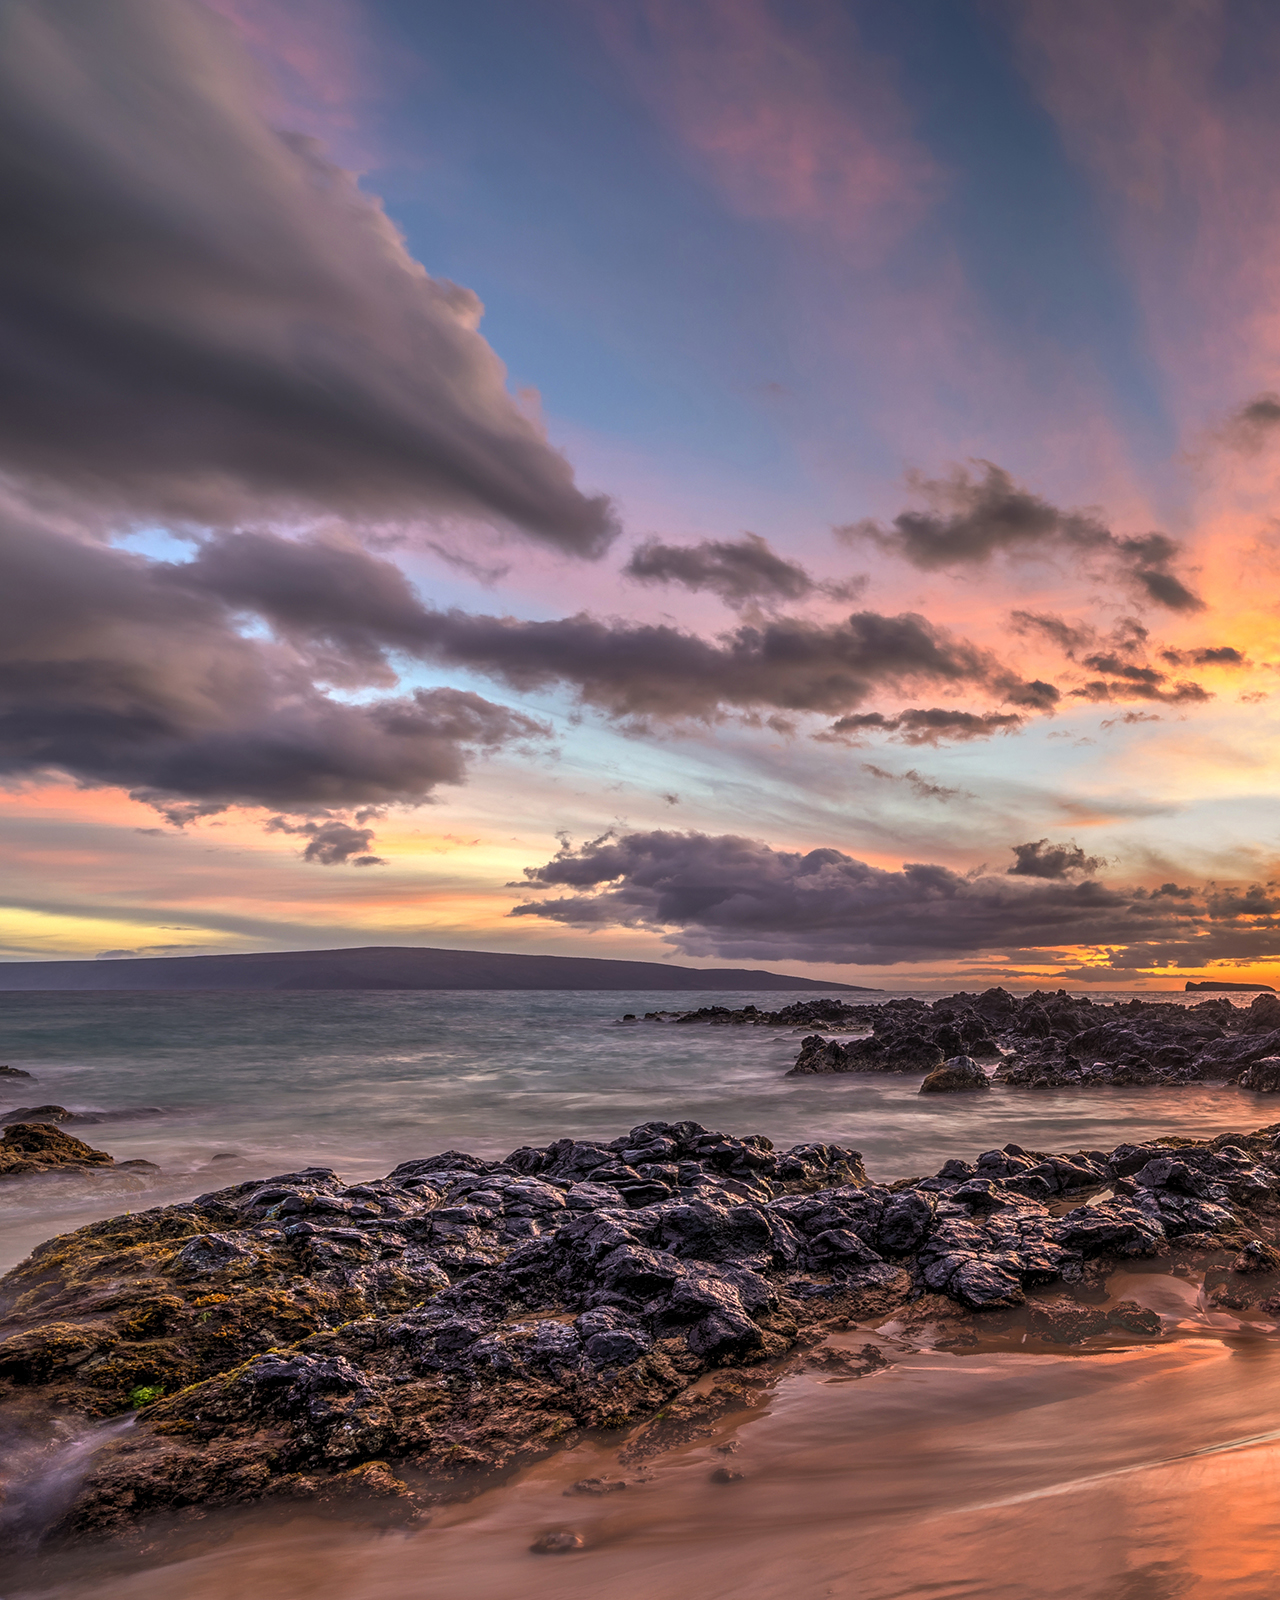
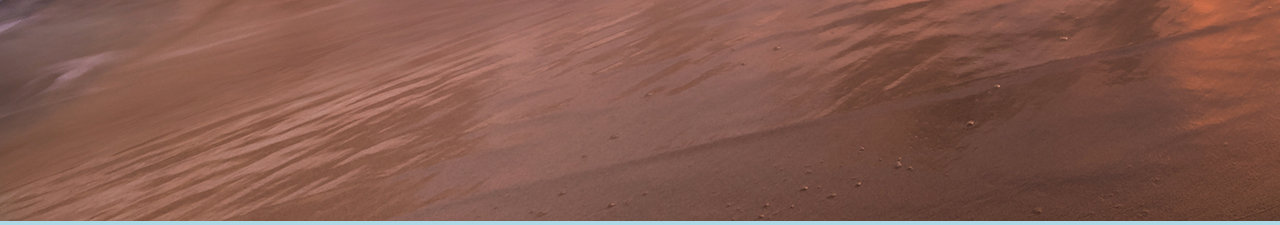
<file: about.html>
<!DOCTYPE html>
<html lang="en">
<head>
    <meta charset="UTF-8">
    <meta http-equiv="X-UA-Compatible" content="IE=edge">
    <meta name="viewport" content="width=device-width, initial-scale=1.0">
    <title>Document</title>

    <link rel="stylesheet" href="CSS/style.css">
</head>
<body>

<div class="aboutimg"> <img src="Images/hawaii.jpg" alt="image of hawaii" style="height: auto; width: auto;"></div>

</body>
</html>
</file>
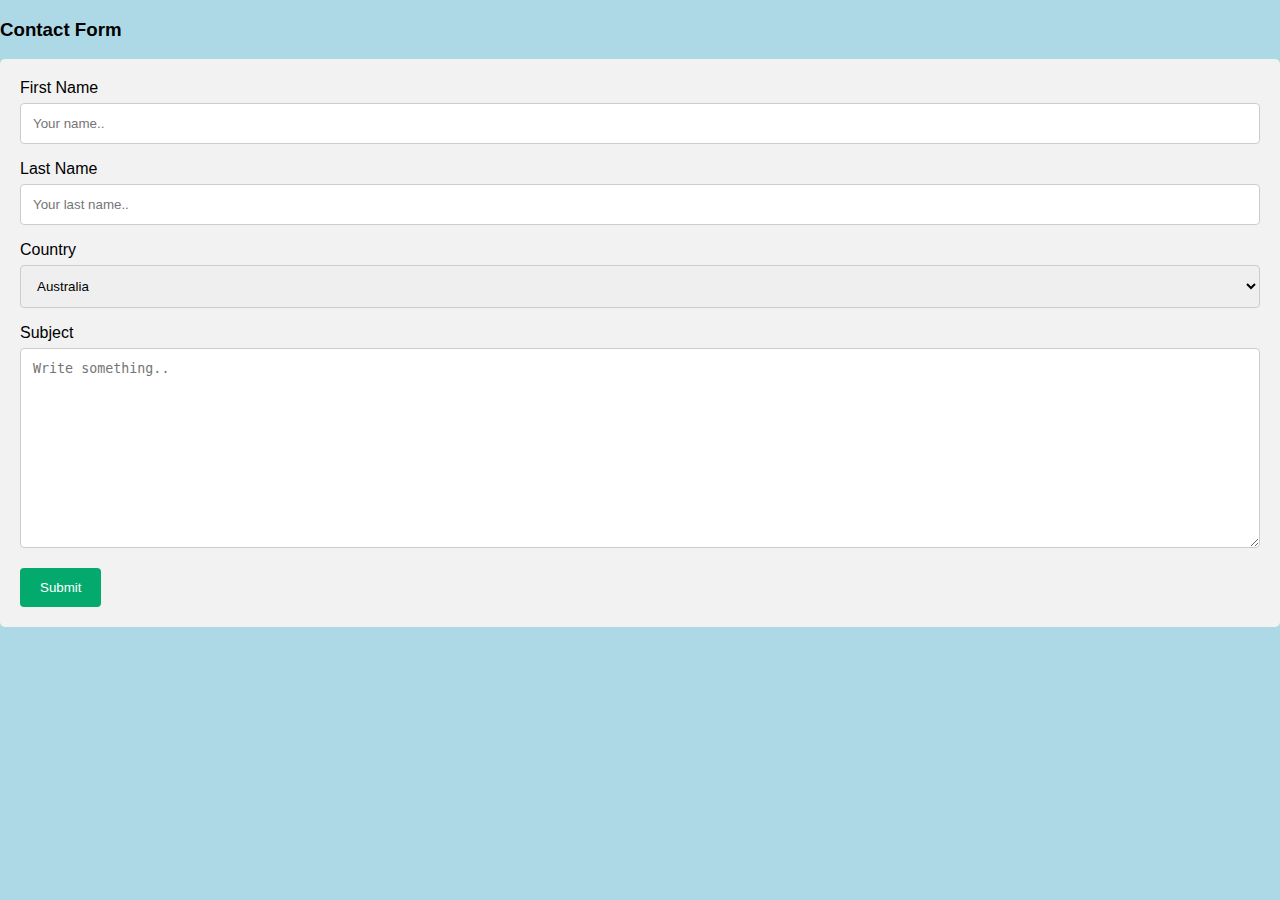
<file: contact.html>
<!DOCTYPE html>
<html lang="en">
<head>
    <meta charset="UTF-8">
    <meta http-equiv="X-UA-Compatible" content="IE=edge">
    <meta name="viewport" content="width=device-width, initial-scale=1.0">
    <title>Document</title>
   
<!--link css-->
    <link rel="stylesheet" href="/CSS/style.css">
<!--end of link-->

<!--contact link-->
    <meta name="viewport" content="width=device-width, initial-scale=1">
<style>
body {font-family: Arial, Helvetica, sans-serif;}
* {box-sizing: border-box;}

input[type=text], select, textarea {
  width: 100%;
  padding: 12px;
  border: 1px solid #ccc;
  border-radius: 4px;
  box-sizing: border-box;
  margin-top: 6px;
  margin-bottom: 16px;
  resize: vertical;
}

input[type=submit] {
  background-color: #04AA6D;
  color: white;
  padding: 12px 20px;
  border: none;
  border-radius: 4px;
  cursor: pointer;
}

input[type=submit]:hover {
  background-color: #45a049;
}

.container {
  border-radius: 5px;
  background-color: #f2f2f2;
  padding: 20px;
}
</style>

</head>

<body>

  <h3>Contact Form</h3>

<div class="container">
  <form action="/action_page.php">
    <label for="fname">First Name</label>
    <input type="text" id="fname" name="firstname" placeholder="Your name..">

    <label for="lname">Last Name</label>
    <input type="text" id="lname" name="lastname" placeholder="Your last name..">

    <label for="country">Country</label>
    <select id="country" name="country">
      <option value="australia">Australia</option>
      <option value="canada">Canada</option>
      <option value="usa">USA</option>
    </select>

    <label for="subject">Subject</label>
    <textarea id="subject" name="subject" placeholder="Write something.." style="height:200px"></textarea>

    <input type="submit" value="Submit">
  </form>
</div>

<!--end of contact link-->



<!--Font link-->
  <link href="https://fonts.googleapis.com/css2?family=Shadows+Into+Light&display=swap" rel="stylesheet">
<!--end of font-->

</body>
</html>
</file>
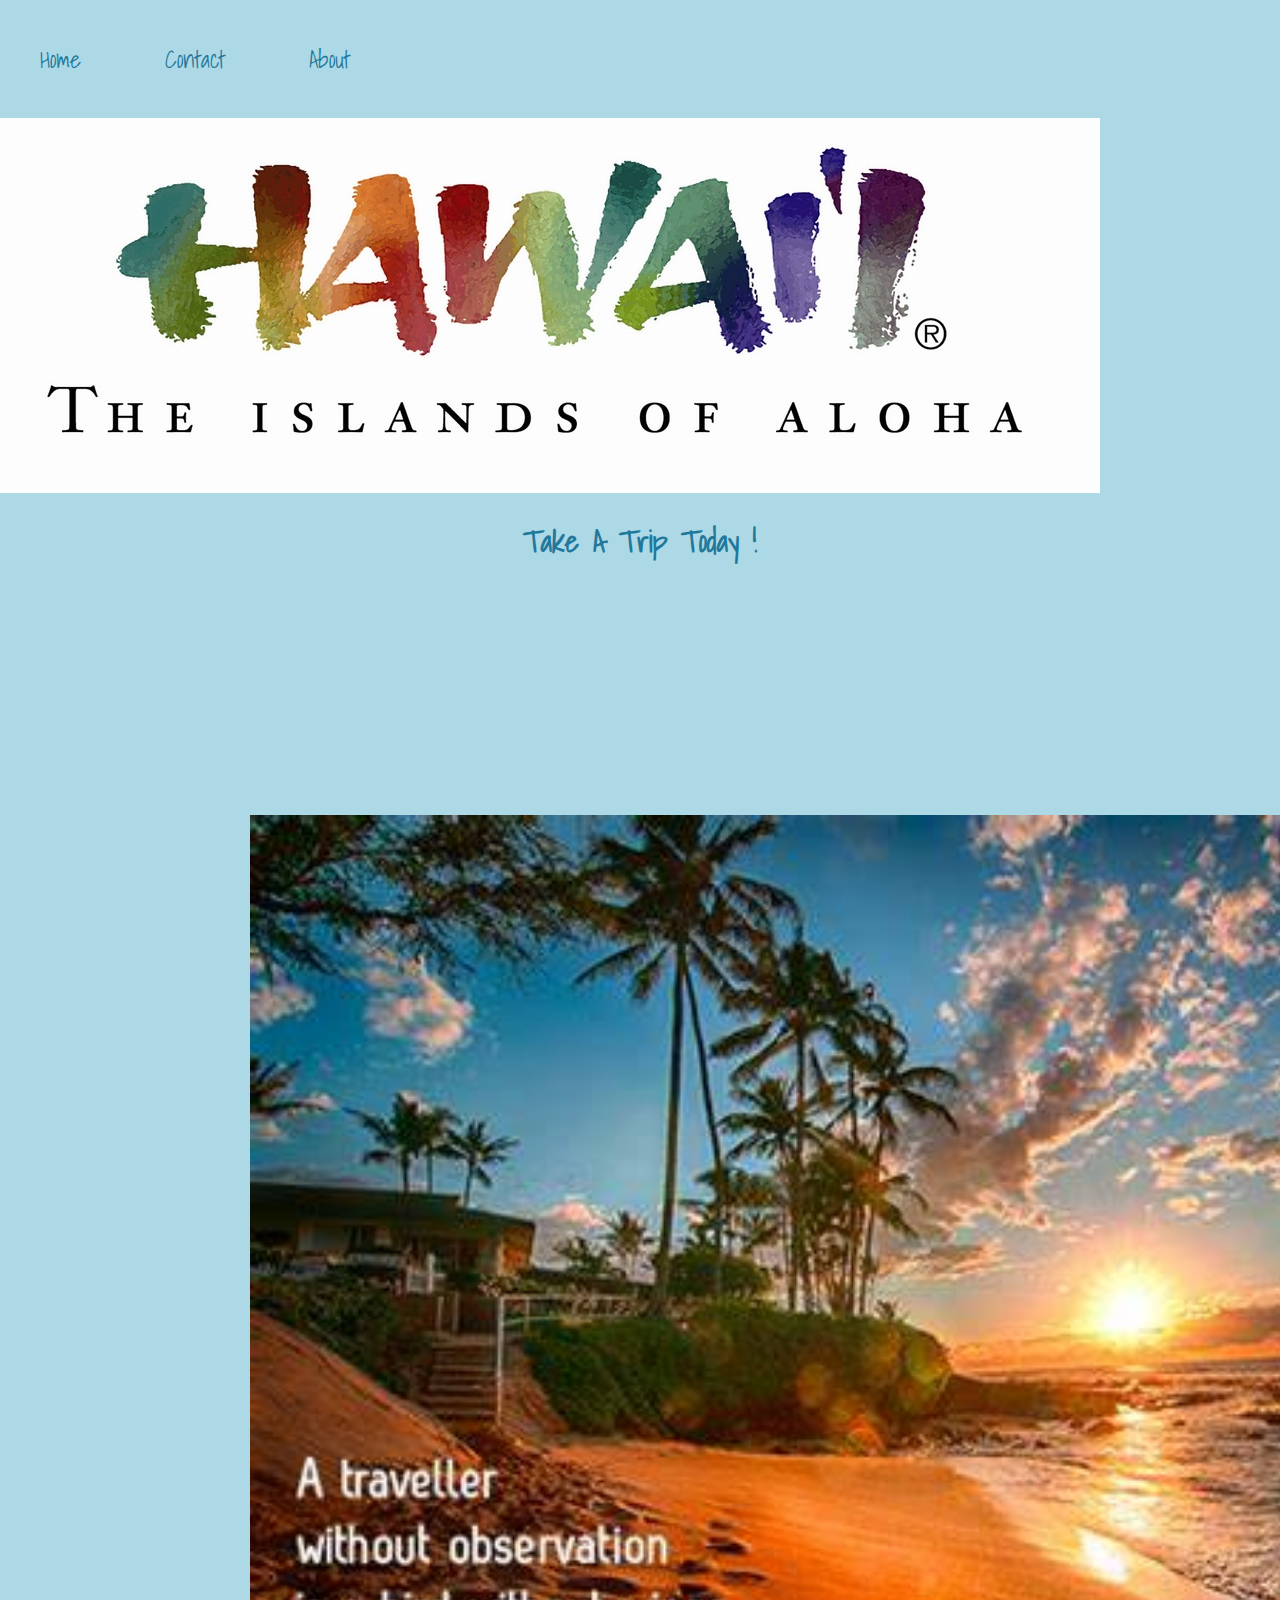
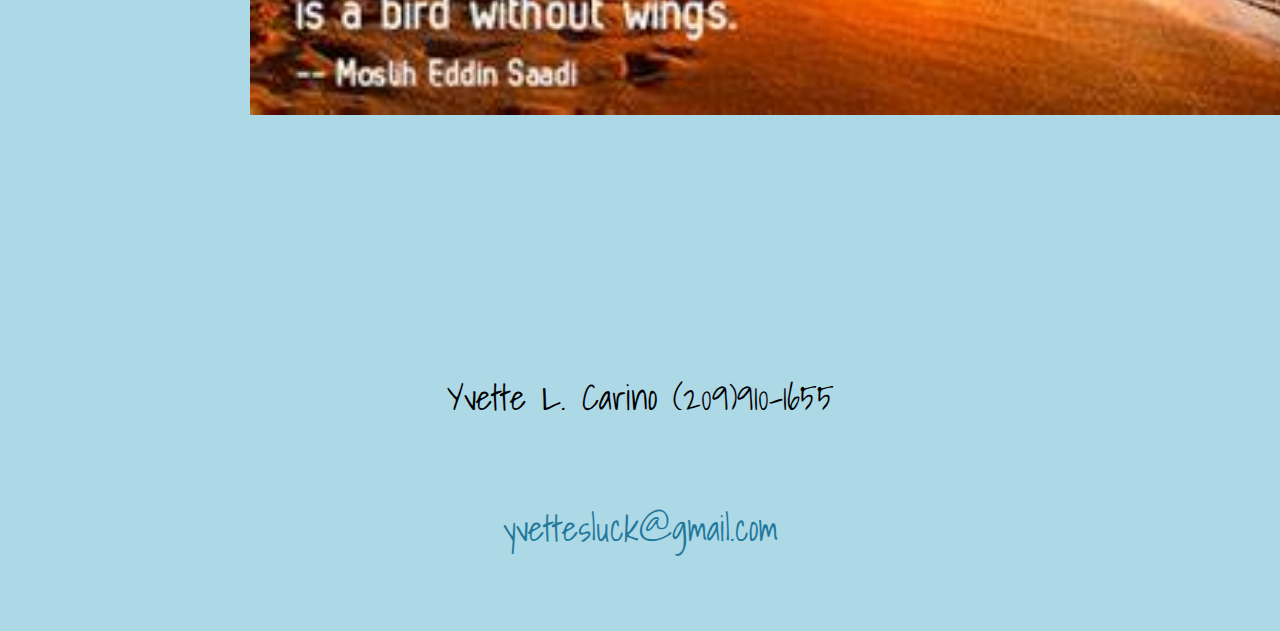
<file: home.html>
<!DOCTYPE html>
<html lang="en">
<head>
    <meta charset="UTF-8">
    <meta http-equiv="X-UA-Compatible" content="IE=edge">
    <meta name="viewport" content="width=device-width, initial-scale=1.0">
    <title>Document</title>
    
    <!--link css-->

    <link rel="stylesheet" href="/CSS/home.css">

    <!--end of link-->

</head>
<body>
  <!--navigation section--> 
  <nav>
    <!---->
     <li><a href="/home.html">Home</a> </li>
     <li><a href="/contact.html">Contact</a></li>
     <li><a href="/about.html">About</a></li>
     <img src="Images/hawaiilogo2.jpg" alt="Hawaii Logo"style="width:-30px;height:-30px">
 </nav>   
 <!--End of nav-->

 <!--header section-->
<h1>Take A Trip Today !</h1>
<!--end of header-->

<!--Main image link-->
<div class="topimg">
  <img src="Images/hawaii2.jpg" alt="Hawaii" style="width: 1350px; height: 900px;"></div>
  <!--end of image link-->


  <!--Font link-->
  <link href="https://fonts.googleapis.com/css2?family=Shadows+Into+Light&display=swap" rel="stylesheet">
  <!--end of font-->

  <!--footer-->

  <footer class="footer">
    <p>Yvette L. Carino
      (209)910-1655
    </p>

    <p><a href="mailto:yvettesluck@gmail.com">yvettesluck@gmail.com</a></p>

 </footer>
<!--end of footer-->

    
</body>
</html>
</file>
<file: CSS/style.css>
body {
    margin: 0px;
    background-color: lightblue;
}

li {
    list-style-type: none;
    margin: 25px auto;
    display: inline-block;
}

h1 {
    color: rgb(34, 120, 155);
    font-family: 'Shadows Into Light', cursive;
    font-size: 50px;
    text-align: center;
}

a {
    display: inline-block;
    text-decoration: none;
    color: rgb(34, 120, 155);
    margin: 40px;
    
     
}

.topnav {
    text-align: center;
}

.topimg {
    margin: 0px;
    width: auto;
    height: auto;
    
  
}

.logo { 
    margin: 0px;
    padding: 10px;
}

ul {
    float: right; 
   }
</file>
<file: CSS/home.css>
body {
    margin: 0px;
    background-color: lightblue;
}

li {
    list-style-type: none;
    margin: 0px auto;
    display: inline-block;
    font-family: 'Shadows Into Light', cursive;
    font-size: 150%;
}

h1,h2 {
    color: rgb(34, 120, 155);
    font-family: 'Shadows Into Light', cursive;
    font-size: 30px;
    text-align: center;
}

a {
    display: inline-block;
    text-decoration: none;
    color: rgb(34, 120, 155);
    margin: 40px;    
}

.topnav {
    text-align: center;
    
}

.topimg {
    margin: 100px;
    padding: 150px;
    width: auto;
    height: auto;
    
  
}

ul {
    float: right; 
   }

.footer {
    font-family: 'Shadows Into Light', cursive;    
}

p {
    text-align: center;
    font-size: 35px;
}
</file>
